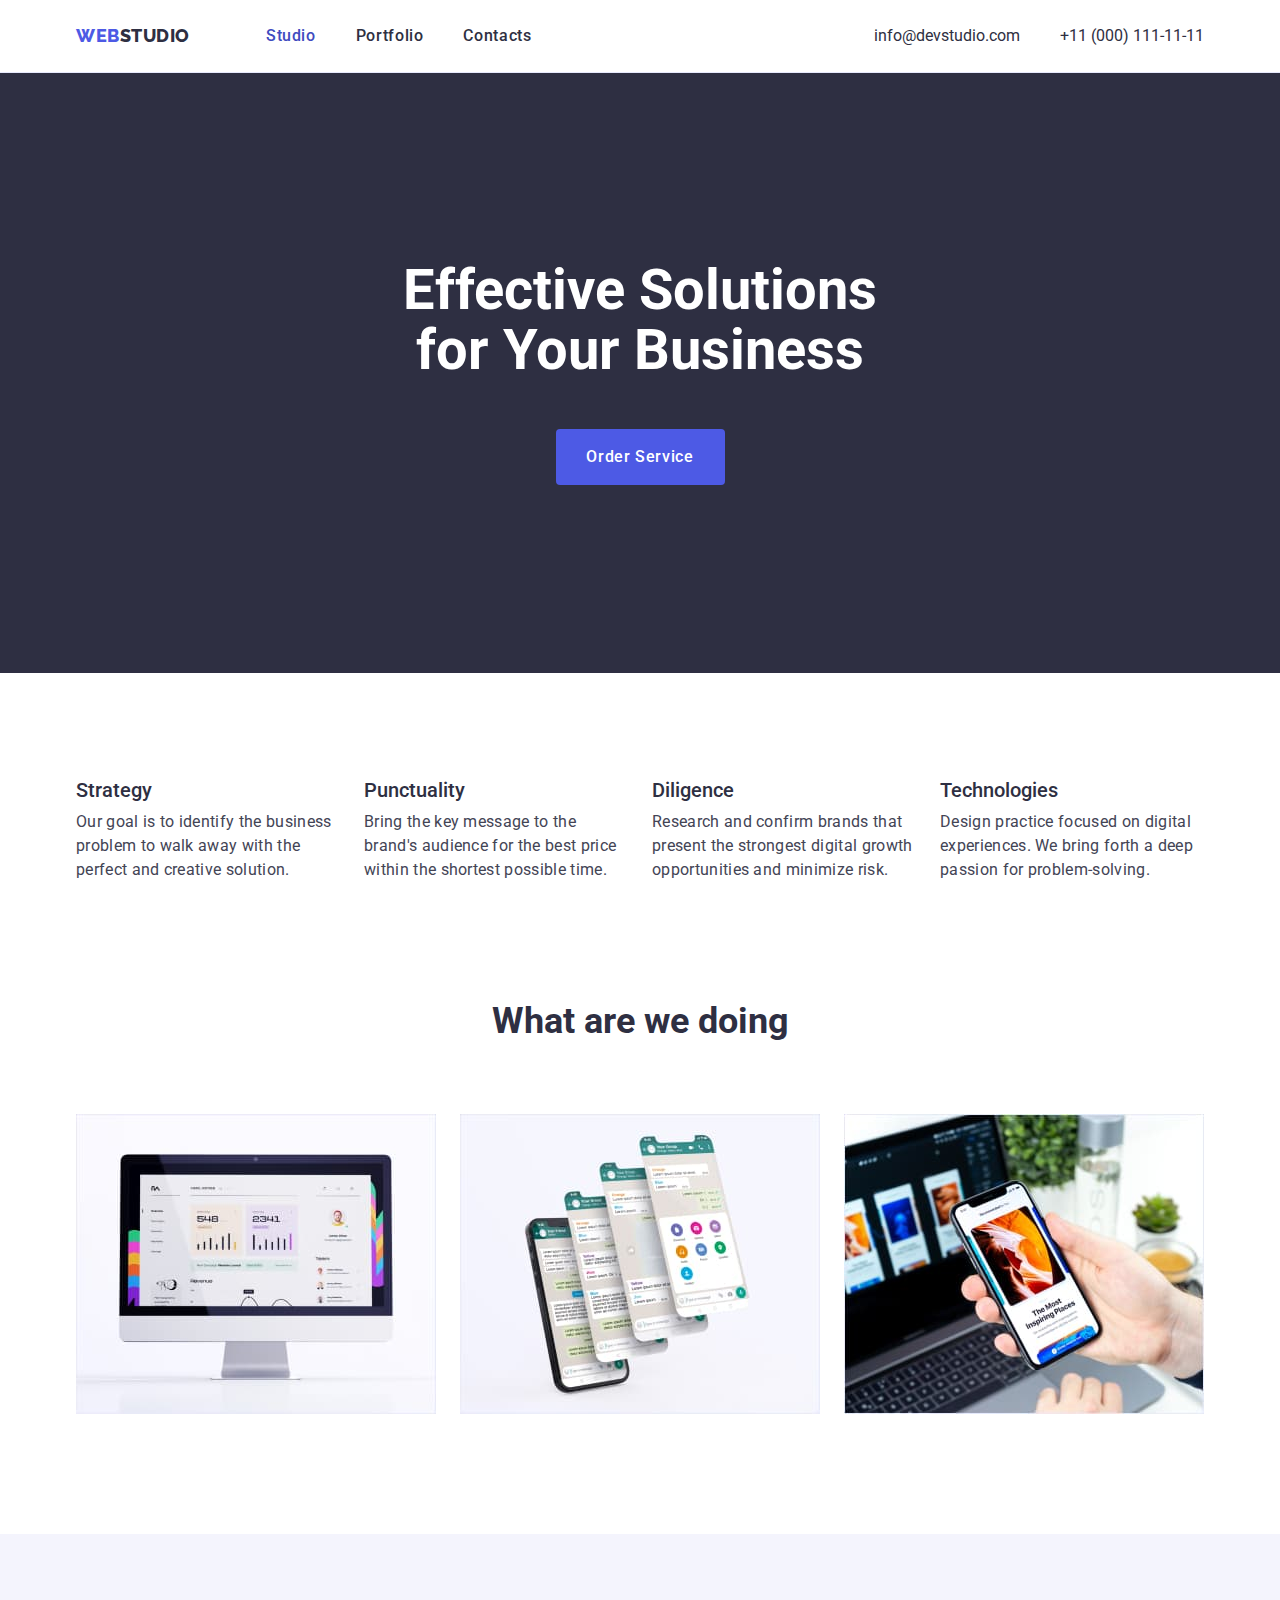
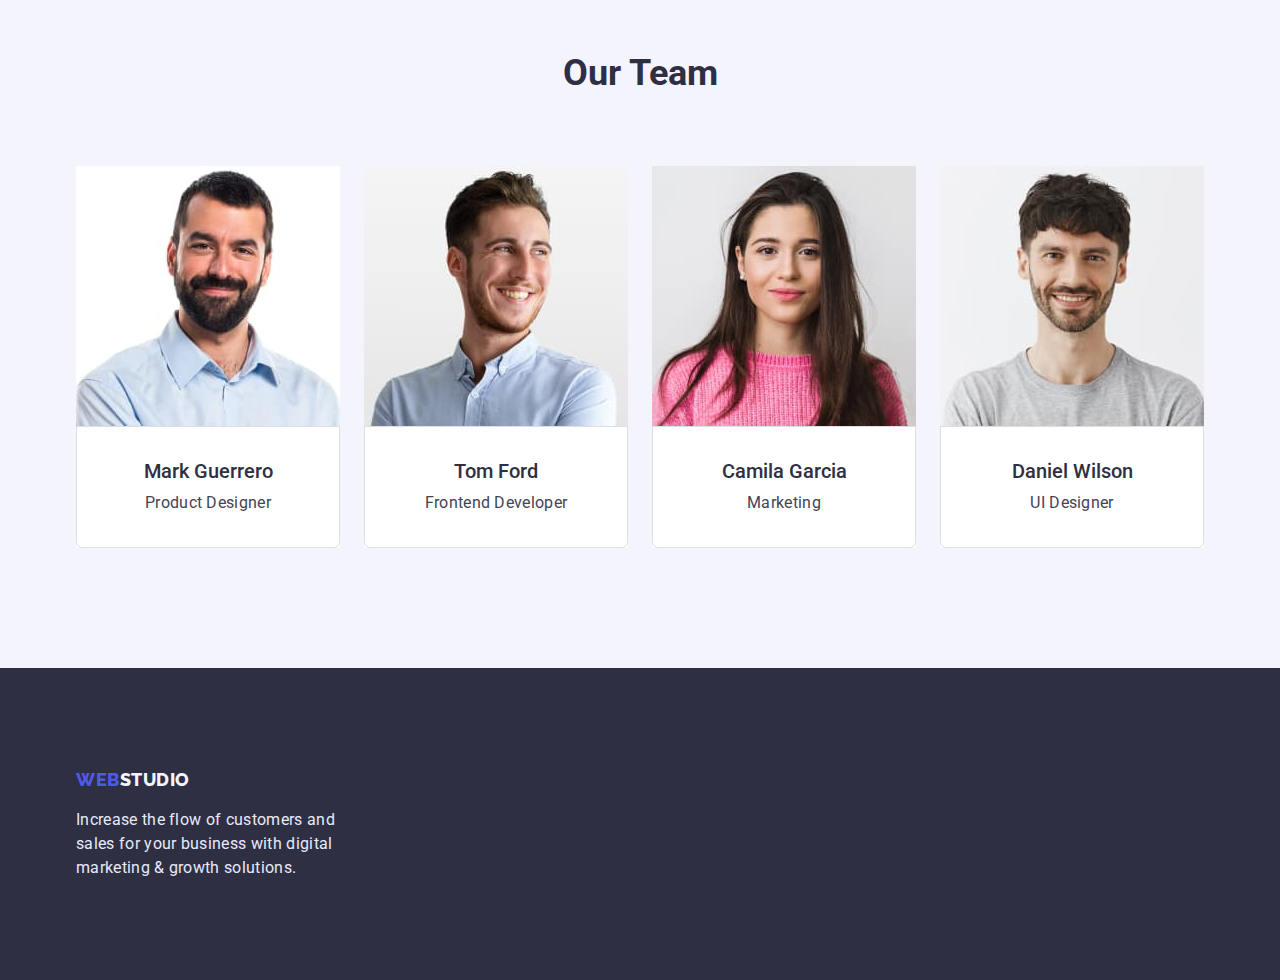
<file: index.html>
<!DOCTYPE html>
<html lang="en">
  <head>
    <meta charset="UTF-8" />
    <meta http-equiv="X-UA-Compatible" content="IE=edge" />
    <meta name="viewport" content="width=device-width, initial-scale=1.0" />
    <title>Document</title>
    <link
      href="https://fonts.googleapis.com/css2?family=Raleway:wght@800&family=Roboto:wght@400;500;700;900&display=swap"
      rel="stylesheet"
    />
    <link rel="stylesheet" href="./css/modern-normalize.css" />
    <link rel="stylesheet" href="./css/styles.css" />
  </head>
  <body>
    <header class="page-header">
      <div class="container navigation">
        <nav class="main-nav">
          <a href="./index.html" class="logo no-underline"
            >Web<span class="studio">Studio</span></a
          >
          <ul class="site-nav list">
            <li class="item">
              <a href="./index.html" class="link current no-underline">Studio</a>
            </li>
            <li class="item">
              <a href="./portfolio.html" class="link no-underline">Portfolio</a>
            </li>
            <li class="item">
              <a href="#" class="link no-underline">Contacts</a>
            </li>
          </ul>
        </nav>
        <address>
          <ul class="contacts list">
            <li class="item">
              <a href="mailto:info@devstudio.com" class="link no-underline"
                >info@devstudio.com</a
              >
            </li>
            <li class="item">
              <a href="tel:+110001111111" class="link no-underline"
                >+11 (000) 111-11-11</a
              >
            </li>
          </ul>
        </address>
      </div>
    </header>

    <main>
      <section class="hero">
        <div class="container">
          <h1 class="hero-title">
            Effective Solutions for Your Business
          </h1>
          <button type="button" class="hero-btn">Order Service</button>
        </div>
      </section>

      <section class="section-feature">
        <div class="container">
          <h2 class="section-title visually-hidden">features</h2>
          <ul class="feature list">
            <li class="item">
              <h3 class="title">Strategy</h3>
              <p class="text">
                Our goal is to identify the business problem to walk away with
                the perfect and creative solution.
              </p>
            </li>
            <li class="item">
              <h3 class="title">Punctuality</h3>
              <p class="text">
                Bring the key message to the brand's audience for the best price
                within the shortest possible time.
              </p>
            </li>
            <li class="item">
              <h3 class="title">Diligence</h3>
              <p class="text">
                Research and confirm brands that present the strongest digital
                growth opportunities and minimize risk.
              </p>
            </li>
            <li class="item">
              <h3 class="title">Technologies</h3>
              <p class="text">
                Design practice focused on digital experiences. We bring forth a
                deep passion for problem-solving.
              </p>
            </li>
          </ul>
        </div>
      </section>

      <section class="section-work">
        <div class="container">
          <h2 class="section-title">What are we doing</h2>
          <ul class="task list">
            <li class="item">
              <img
                src="./images/computer.jpg"
                alt="computer"
                width="360"
                height="300"
              />
            </li>
            <li class="item">
              <img
                src="./images/mobilephone.jpg"
                alt="mobilephone"
                width="360"
                height="300"
              />
            </li>
            <li class="item">
              <img
                src="./images/notebook.jpg"
                alt="notebook"
                width="360"
                height="300"
              />
            </li>
          </ul>
        </div>
      </section>

      <section class="team-section">
        <div class="container">
          <h2 class="section-title">Our Team</h2>
          <ul class="team list">
            <li class="employees">
              <img
                src="./images/Mark-Guerrero.jpg"
                alt="Mark-Guerrero"
                width="264"
                height="260"
              />
              <div class="employee-card">
                <h3 class="title">Mark Guerrero</h3>
                <p class="text">Product Designer</p>
              </div>
            </li>
            <li class="employees">
              <img
                src="./images/Tom-Ford.jpg"
                alt="Tom-Ford"
                width="264"
                height="260"
              />
              <div class="employee-card">
                <h3 class="title">Tom Ford</h3>
                <p class="text">Frontend Developer</p>
              </div>
            </li>
            <li class="employees">
              <img
                src="./images/Camila-Garcia.jpg"
                alt="Camila-Garcia"
                width="264"
                height="260"
              />
              <div class="employee-card">
                <h3 class="title">Camila Garcia</h3>
                <p class="text">Marketing</p>
              </div>
            </li>
            <li class="employees">
              <img
                src="./images/Daniel-Wilson.jpg"
                alt="Daniel-Wilson"
                width="264"
                height="260"
              />
              <div class="employee-card">
                <h3 class="title">Daniel Wilson</h3>
                <p class="text">UI Designer</p>
              </div>
            </li>
          </ul>
        </div>
      </section>
    </main>
    <footer class="bottom">
      <div class="container">
        <a href="./index.html" class="logo down no-underline"
          >Web<span class="bottom-studio">Studio</span></a
        >
        <p class="bottom-text">
          Increase the flow of customers and sales for your business with
          digital marketing & growth solutions.
        </p>
      </div>
    </footer>
  </body>
</html>
</file>
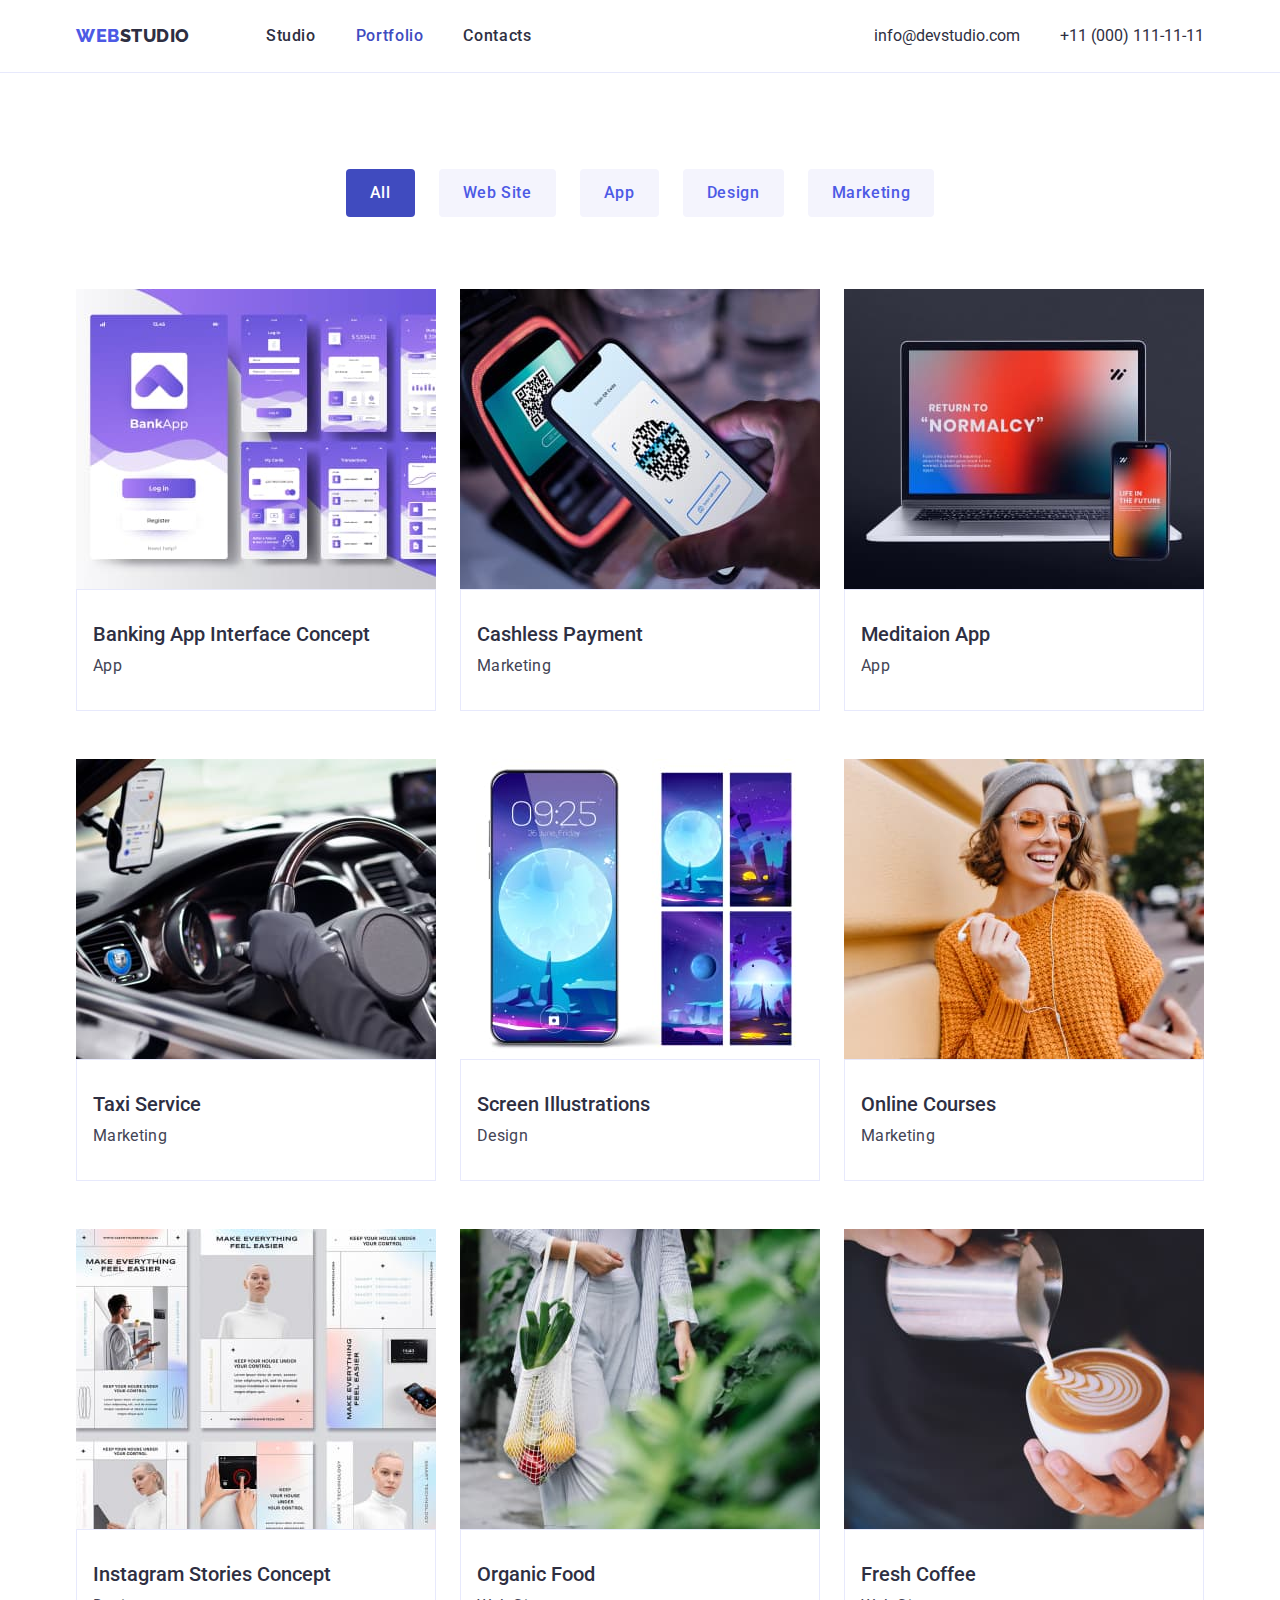
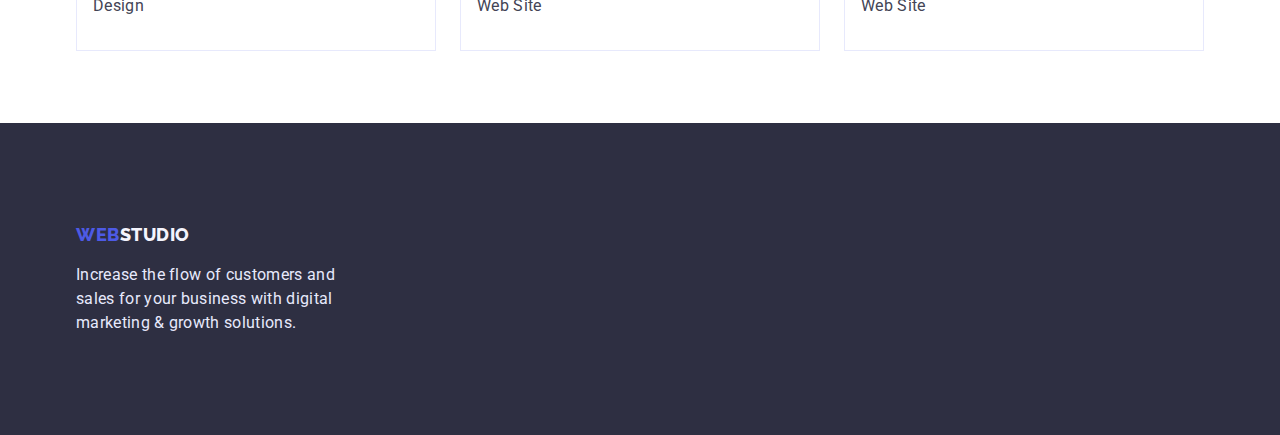
<file: portfolio.html>
<!DOCTYPE html>
<html lang="en">
  <head>
    <meta charset="UTF-8" />
    <meta http-equiv="X-UA-Compatible" content="IE=edge" />
    <meta name="viewport" content="width=device-width, initial-scale=1.0" />
    <title>Document</title>
    <link
      href="https://fonts.googleapis.com/css2?family=Raleway:wght@800&family=Roboto:wght@400;500;700;900&display=swap"
      rel="stylesheet"
    />
    <link rel="stylesheet" href="./css/modern-normalize.css" />
    <link rel="stylesheet" href="./css/styles.css" />
  </head>
  <body>
    <header class="page-header">
      <div class="container navigation">
        <nav class="main-nav">
          <a href="./index.html" class="logo no-underline"
            >Web<span class="studio">Studio</span></a
          >
          <ul class="site-nav list">
            <li class="item">
              <a href="./index.html" class="link no-underline">Studio</a>
            </li>
            <li class="item">
              <a href="./portfolio.html" class="link current no-underline">Portfolio</a>
            </li>
            <li class="item">
              <a href="#" class="link no-underline">Contacts</a>
            </li>
          </ul>
        </nav>
        <address>
          <ul class="contacts list">
            <li class="item">
              <a href="mailto:info@devstudio.com" class="link no-underline"
                >info@devstudio.com</a
              >
            </li>
            <li class="item">
              <a href="tel:+110001111111" class="link no-underline"
                >+11 (000) 111-11-11</a
              >
            </li>
          </ul>
        </address>
      </div>
    </header>

    <main>
      <section class="section portfolio">
        <div class="container">
          <h1 class="visually-hidden">Features</h1>
          <ul class="features list">
            <li class="link">
              <button type="button" class="features-btn active">All</button>
            </li>
            <li class="link">
              <button type="button" class="features-btn">Web Site</button>
            </li>
            <li class="link">
              <button type="button" class="features-btn">App</button>
            </li>
            <li class="link">
              <button type="button" class="features-btn">Design</button>
            </li>
            <li class="link">
              <button type="button" class="features-btn">Marketing</button>
            </li>
          </ul>
          <ul class="features-description list">
            <li class="link">
              <a href="#" class="no-underline">
                <img
                  src="./images/bankingapp.jpg"
                  alt="banking-app"
                  width="360"
                  height="300"
                />
                <div class="card-content">
                  <h2 class="title">Banking App Interface Concept</h2>
                  <p class="text">App</p>
                </div>
              </a>
            </li>
            <li class="link">
              <a href="#" class="no-underline">
                <img
                  src="./images/cashlesspayment.jpg"
                  alt="cashless-payment"
                  width="360"
                  height="300"
                />
                <div class="card-content">
                  <h2 class="title">Cashless Payment</h2>
                  <p class="text">Marketing</p>
                </div>
              </a>
            </li>
            <li class="link">
              <a href="#" class="no-underline">
                <img
                  src="./images/meditaionapp.jpg"
                  alt="meditaion-app"
                  width="360"
                  height="300"
                />
                <div class="card-content">
                  <h2 class="title">Meditaion App</h2>
                  <p class="text">App</p>
                </div>
              </a>
            </li>
            <li class="link">
              <a href="#" class="no-underline">
                <img
                  src="./images/taxiservice.jpg"
                  alt="taxi-service"
                  width="360"
                  height="300"
                />
                <div class="card-content">
                  <h2 class="title">Taxi Service</h2>
                  <p class="text">Marketing</p>
                </div>
              </a>
            </li>
            <li class="link">
              <a href="#" class="no-underline">
                <img
                  src="./images/screenillustrations.jpg"
                  alt="screen-illustrations"
                  width="360"
                  height="300"
                />
                <div class="card-content">
                  <h2 class="title">Screen Illustrations</h2>
                  <p class="text">Design</p>
                </div>
              </a>
            </li>
            <li class="link">
              <a href="#" class="no-underline">
                <img
                  src="./images/onlinecourses.jpg"
                  alt="online-courses"
                  width="360"
                  height="300"
                />
                <div class="card-content">
                  <h2 class="title">Online Courses</h2>
                  <p class="text">Marketing</p>
                </div>
              </a>
            </li>
            <li class="link">
              <a href="#" class="no-underline">
                <img
                  src="./images/instagramstories.jpg"
                  alt="instagram-stories"
                  width="360"
                  height="300"
                />
                <div class="card-content">
                  <h2 class="title">Instagram Stories Concept</h2>
                  <p class="text">Design</p>
                </div>
              </a>
            </li>
            <li class="link">
              <a href="#" class="no-underline">
                <img
                  src="./images/organicfood.jpg"
                  alt="organic-food"
                  width="360"
                  height="300"
                />
                <div class="card-content">
                  <h2 class="title">Organic Food</h2>
                  <p class="text">Web Site</p>
                </div>
              </a>
            </li>
            <li class="link">
              <a href="#" class="no-underline">
                <img
                  src="./images/freshcoffee.jpg"
                  alt="fresh-coffee"
                  width="360"
                  height="300"
                />
                <div class="card-content">
                  <h2 class="title">Fresh Coffee</h2>
                  <p class="text">Web Site</p>
                </div>
              </a>
            </li>
          </ul>
        </div>
      </section>
    </main>
    <footer class="bottom">
      <div class="container">
        <a href="./index.html" class="logo down no-underline"
          >Web<span class="bottom-studio">Studio</span></a
        >
        <p class="bottom-text">
          Increase the flow of customers and sales for your business with
          digital marketing & growth solutions.
        </p>
      </div>
    </footer>
  </body>
</html>
</file>
<file: css/styles.css>
:root {
  --primary-text-color: #434455;
  --title-text-color: #2e2f42;
  --text-selection-color: #404bbf;
  --hero-footer-background-color: #2e2f42;
  --main-background-color: #fff;
  --features-btn-color: #4d5ae5;
  --features-btn-background-color: #f4f4fd;
  --portfolio-btn-white: #e7e9fc;
}

body {
  font-family: "Roboto", sans-serif;
  font-style: normal;
  font-weight: 400;
  font-size: 16px;
  background-color: var(--main-background-color);
  color: var(--primary-text-color);
}

ul {
  display: block;
  margin-block-start: 1em;
  margin-block-end: 1em;
  margin-inline-start: 0px;
  margin-inline-end: 0px;
  padding-inline-start: 40px;
}

h1,
h2,
h3,
h4,
h5,
h6,
p {
  margin-top: 0;
  margin-bottom: 0;
  padding-top: 0;
  padding-bottom: 0;
}

.visually-hidden {
  position: absolute;
  width: 1px;
  height: 1px;
  margin: -1px;
  border: 0;
  padding: 0;
  white-space: nowrap;
  clip-path: inset(100%);
  clip: rect(0 0 0 0);
  overflow: hidden;
}

 .site-nav .link.current {
  color: var(--text-selection-color);
}

img {
  display: block;
}

.page-header {
  background-color: var(--main-background-color);
  border-bottom: 1px solid #E7E9FC;
}

.container {
  margin-left: auto;
  margin-right: auto;
  width: 1158px;
  padding: 0px 15px;
}

.no-underline {
  text-decoration: none;
}

.list {
  list-style: none;
  padding: 0;
  margin: 0;
}

.logo {
  color: var(--features-btn-color);
  font-family: "Raleway";
  font-weight: 800;
  font-size: 18px;
  line-height: 1.33;
  letter-spacing: 0.03em;
  text-transform: uppercase;
}

.studio {
  color: var(--title-text-color);
  font-family: "Raleway";
  font-weight: 800;
  font-size: 18px;
  line-height: 1.33;
  letter-spacing: 0.03em;
  text-transform: uppercase;
}

.site-nav {
  display: flex;
  margin-left: 76px;
}

.main-nav {
  display: flex;
  align-items: center;
}

.navigation {
  display: flex;
  align-items: center;
  justify-content: space-between;
}

.site-nav .link {
  color: var(--title-text-color);
  font-weight: 500;
  font-size: 16px;
  line-height: 1.5;
  letter-spacing: 0.04em;
  padding-top: 24px;
  padding-bottom: 24px;
  display: block;
}

.site-nav .item + .item {
  margin-left: 40px;
}

.site-nav .link:hover,
.site-nav .link:focus {
  color: var(--text-selection-color);
}

.contacts {
  display: flex;
}

.main-contacts {
  display: flex;
}

.contacts .item + .item {
  margin-left: 40px;
}

.contacts .link {
  padding-top: 24px;
  padding-bottom: 24px;
}

.contacts .link {
  color: var(--title-text-color);
  font-style: normal;
  font-size: 16px;
  line-height: 1.5;
  display: block;
}

.contacts .link:hover,
.contacts .link:focus {
  color: var(--text-selection-color);
  font-style: normal;
  font-size: 16px;
  line-height: 1.5;
}

.hero {
  background-color: var(--hero-footer-background-color);
  margin-top: 0;
  text-align: center;
  display: block;
  padding-top: 188px;
  padding-bottom: 188px;
}

.hero-title {
  color: var(--main-background-color);
  font-weight: 700;
  font-size: 56px;
  line-height: 1.07;
  text-align: center;
  max-width: 496px;
  margin: 0 auto 48px;
  max-width: 496px;
}

.hero-btn {
  color: var(--main-background-color);
  background-color: var(--features-btn-color);
  border: none;
  cursor: pointer;
  font-family: inherit;
  font-weight: 500;
  font-size: 16px;
  line-height: 1.5;
  letter-spacing: 0.04em;
  display: inline-block;
  padding: 16px, 32px;
  min-width: 169px;
  min-height: 56px;
  border-radius: 4px;
}


.hero-btn:hover,
.hero-btn:focus {
  color: var(--main-background-color);
  border: none;
  cursor: pointer;
  background-color: var(--text-selection-color);
  font-family: inherit;
  font-weight: 500;
  font-size: 16px;
  line-height: 1.5;
  letter-spacing: 0.04em;
}

.text {
  line-height: 1.5;
  letter-spacing: 0.02em;
}

.team-section {
  background-color: var(--features-btn-background-color);
}

.employees {
  background-color: var(--main-background-color);
}

.section-title {
  color: var(--title-text-color);
  font-weight: 700;
  font-size: 36px;
  line-height: 1.11;
  text-align: center;
  margin-top: 0;
}

.section-feature {
  padding-top: 105px;
  padding-bottom: 120px;
}

.feature {
  display: flex;
}

.feature .item {
  width: calc(100% - 72px / 4);
}

.feature .item + .item {
  margin-left: 24px;
}

.feature .title {
  color: var(--title-text-color);
  font-weight: 500;
  font-size: 20px;
  line-height: 1.2;
  margin-top: 0;
  margin-bottom: 8px;
}

.task {
  margin-top: 72px;
  display: flex;
}

.section-work {
  padding-bottom: 120px;
}

.task .item + .item {
  margin-left: 24px;
}

.team-section {
  padding-top: 120px;
  padding-bottom: 120px;
}


.team .title {
  color: var(--title-text-color);
  font-weight: 500;
  font-size: 20px;
  line-height: 1.2;
  margin-bottom: 8px;
}

.team {
  display: flex;
  margin-top: 72px;
}

.employee-card {
  border: 1px solid rgba(46, 47, 66, 0.16);
  border-bottom-left-radius: 6px;
  border-bottom-right-radius: 6px;
  padding: 32px 16px;
}

.team .employees + .employees {
  margin-left: 24px;
}

.employees {
  width: calc(100% - 72px / 4);  
}

.team .employees {
  border-radius: 1px;
  text-align: center;
}

.bottom {
  background-color: var(--hero-footer-background-color);
  display: flex;
}

.bottom {
  padding-top: 100px;
  padding-bottom: 100px;
}

.logo .down {
  line-height: 1.17;
}

.bottom-studio {
  color: var(--features-btn-background-color);
  font-family: "Raleway";
  font-weight: 800;
  font-size: 18px;
  line-height: 1.17;
  letter-spacing: 0.03em;
}

.bottom-text {
  color: var(--portfolio-btn-white);
  line-height: 1.5;
  letter-spacing: 0.02em;
  margin-top: 16px;
  max-width: 264px;
}

.portfolio {
  padding-top: 96px;
  padding-bottom: 120px;
}

.features {
  display: flex;
  margin-bottom: 72px;
  justify-content: center;
}

.features .link + .link {
  padding-left: 24px;
}

.features-btn {
  color: var(--features-btn-color);
  background-color: var(--features-btn-background-color);
  border: 1px;
  border-color: var(--portfolio-btn-white);
  cursor: pointer;
  font-family: inherit;
  font-weight: 500;
  font-size: 16px;
  line-height: 1.5;
  letter-spacing: 0.04em;
  padding: 12px 24px;
  border-radius: 4px;
}

.features-btn:hover,
.features-btn:focus {
  color: var(--main-background-color);
  background-color: var(--text-selection-color);
  border: 1px;
  border-color: var(--portfolio-btn-white);
  cursor: pointer;
  font-family: inherit;
  font-weight: 500;
  font-size: 16px;
  line-height: 1.5;
  letter-spacing: 0.04em;
}

.features-description {
  display: flex;
  flex-wrap: wrap;
}

.features-description > .link {
  flex-basis: calc(100% / 3 - 24px);
  margin-bottom: 48px;
  margin-left: 24px;
}

.features-description {
  margin-bottom: -48px;
  margin-left: -24px;
}

.features-description .link:nth-last-child(-n + 3) {
  margin-bottom: 0px;
}

.features-description .title {
  color: var(--title-text-color);
  font-weight: 500;
  font-size: 20px;
  line-height: 1.2;
}

.features-description .text {
  color: var(--primary-text-color);
  margin-top: 8px;
}

.card-content {
  padding: 32px 16px;
  border: 1px solid #e7e9fc;
}

.features .features-btn.active {
  color: var(--main-background-color);
  background-color: var(--text-selection-color);
}
</file>
